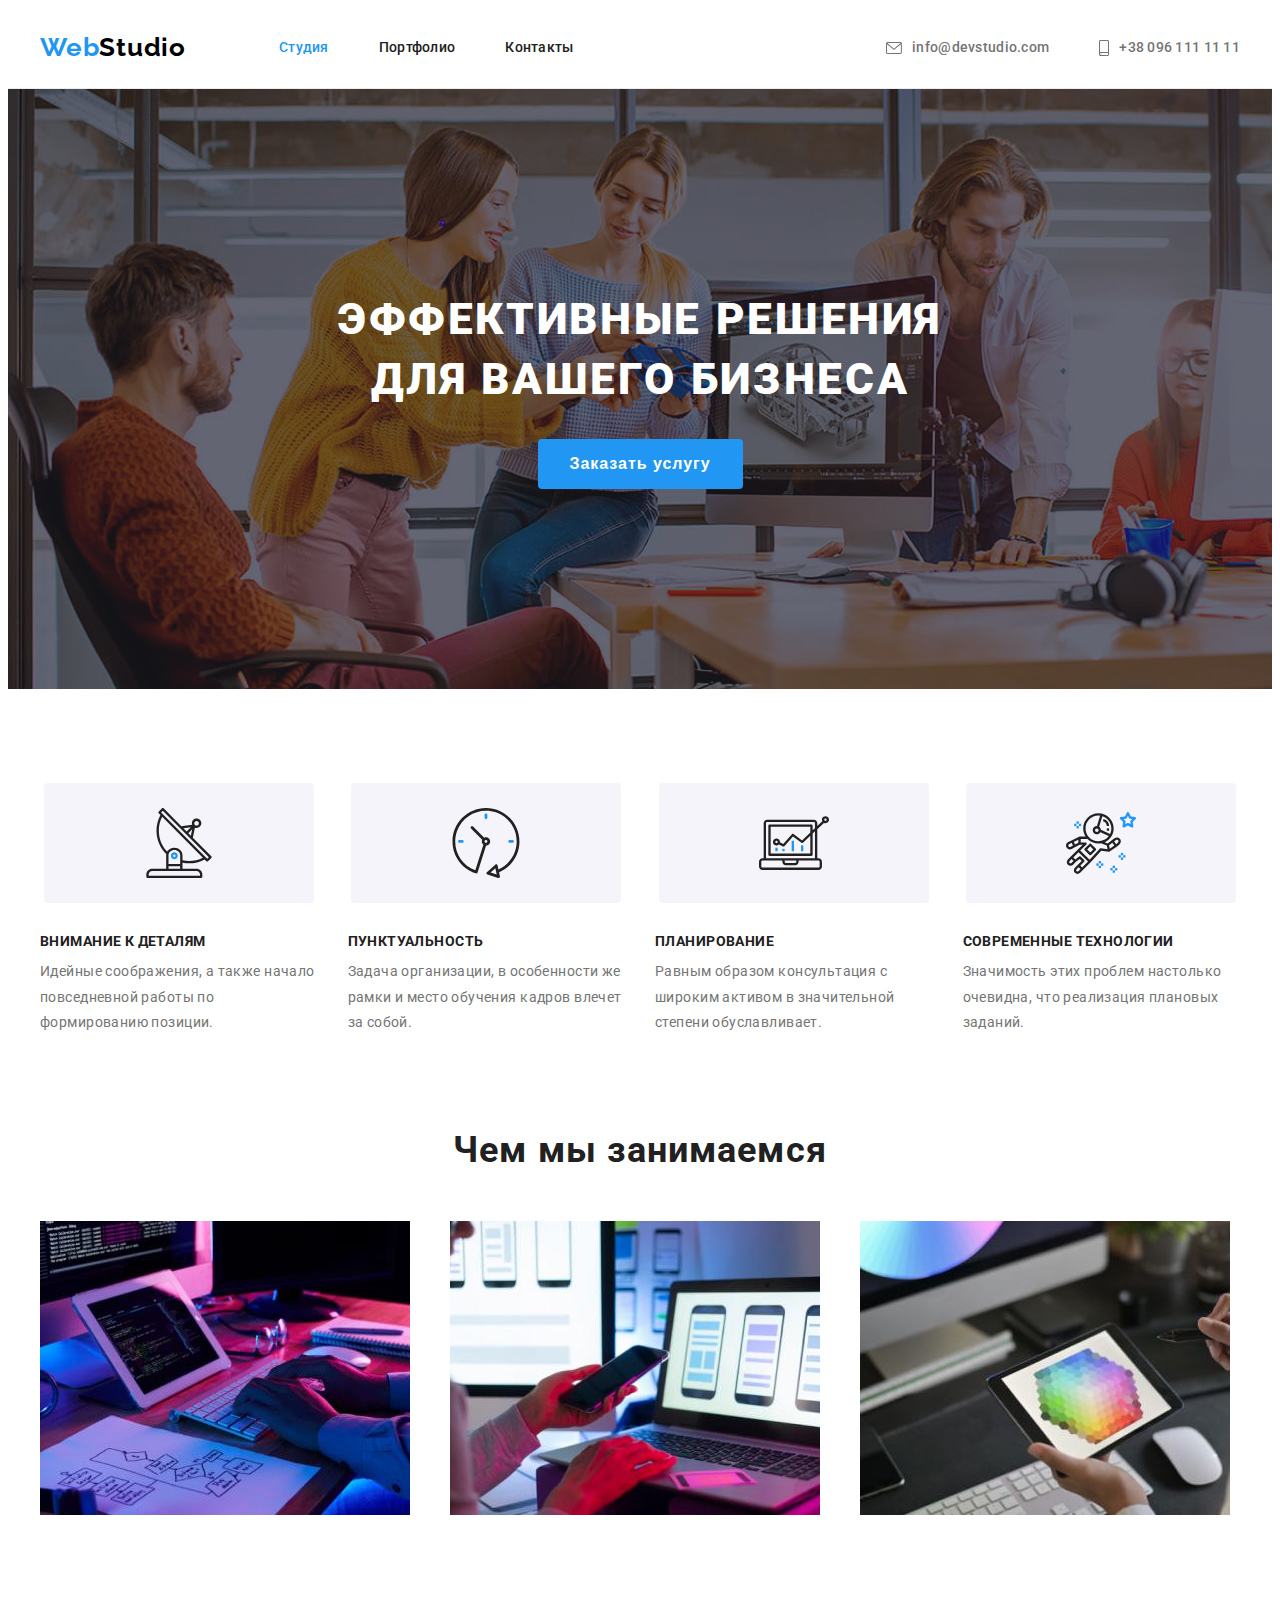
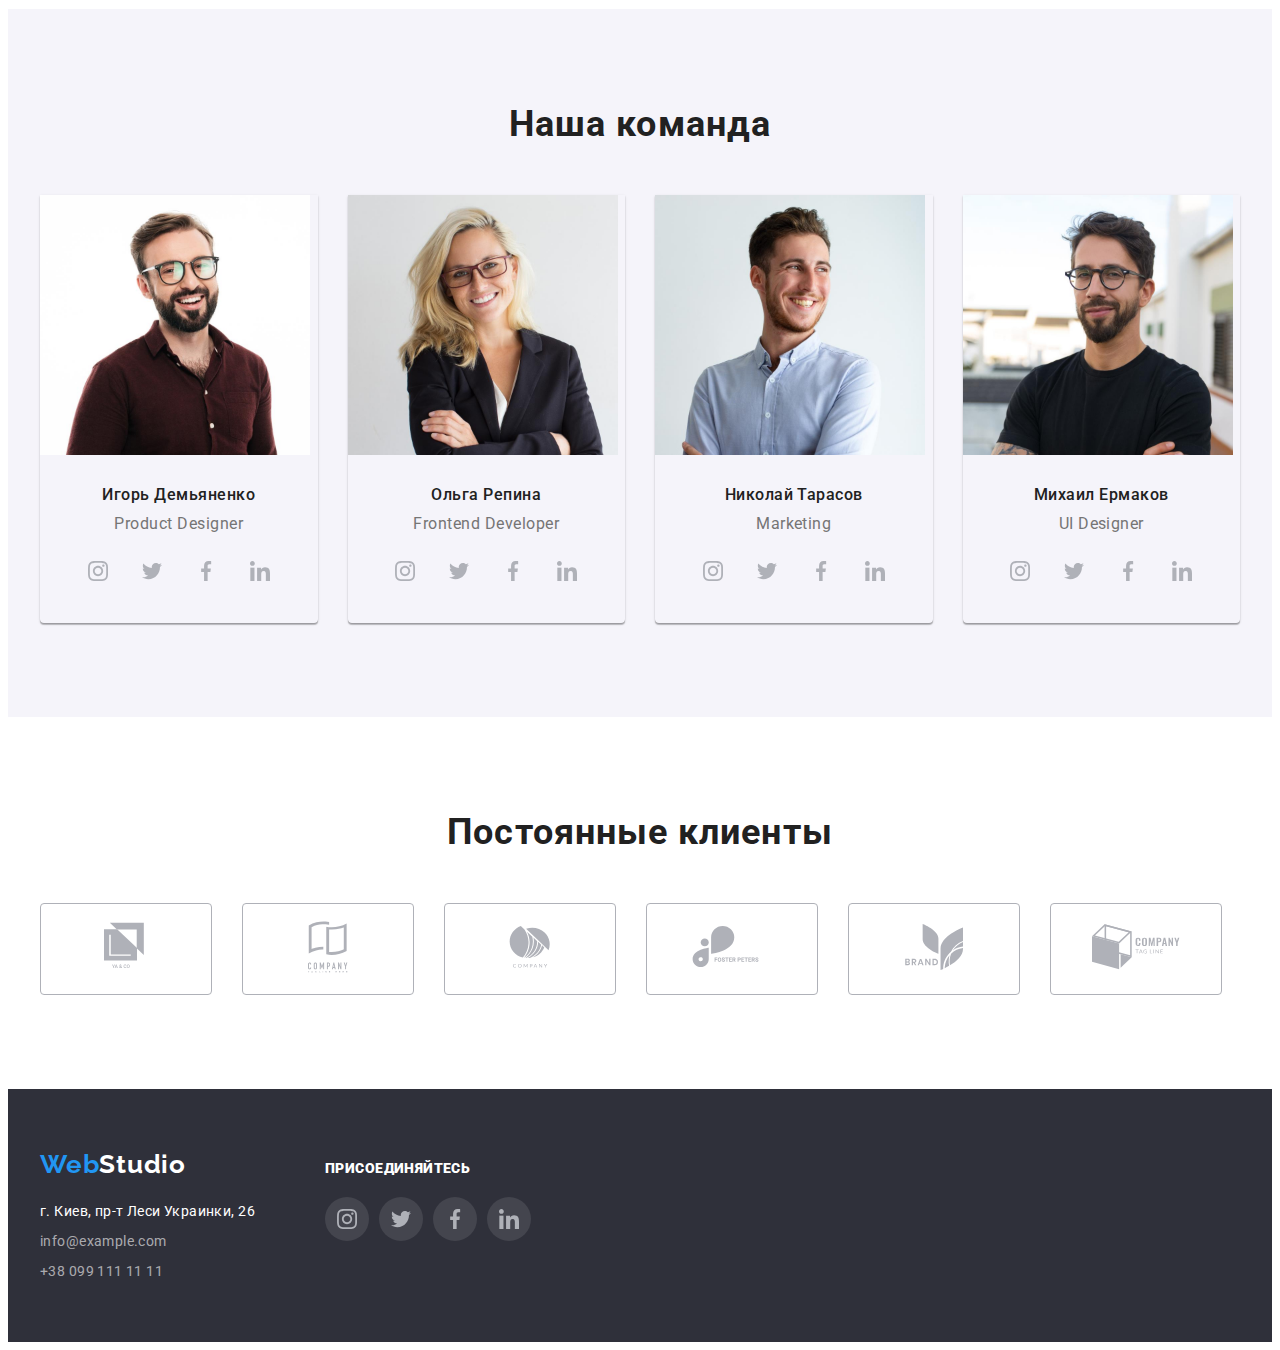
<file: index.html>
<!DOCTYPE html>
<html lang="ru">
  <head>
    <meta charset="UTF-8" />
    <meta http-equiv="X-UA-Compatible" content="IE=edge" />
    <meta name="viewport" content="width=device-width, initial-scale=1.0" />
    <title>Веб Студия</title>
    <link
      rel="stylesheet"
      href="https://cdnjs.cloudflare.com/ajax/libs/modern-normalize/1.0.0/modern-normalize.css"
      integrity="sha512-Zx6MlUMKSVJoQ+83OwhdILe8cSEsCzfqThJd7J/VA2UrK6Ctj85p+xzqfyuNXE5B1k25uUdmJ2OzItbBy9GHAQ=="
      crossorigin="anonymous"
    />
    <link rel="preconnect" href="https://fonts.gstatic.com" />
    <link
      href="https://fonts.googleapis.com/css2?family=Raleway:wght@700&family=Roboto:wght@400;500;700;900&display=swap"
      rel="stylesheet"
    />

    <link rel="stylesheet" href="./CSS/styles.css" />
  </head>

  <body>
    <!--Шапка страницы-->
    <header class="header">
      <div class="container">
        <a class="logo link" lang="en" href="./index.html"
          >Web<span class="logo-header-part">Studio</span></a
        >
        <nav class="site-nav">
          <ul class="list">
            <li class="list-item">
              <a class="link action current" href="./index.html">Студия</a>
            </li>
            <li class="list-item">
              <a class="link action" href="./portfolio.html">Портфолио</a>
            </li>
            <li class="list-item">
              <a class="link action" href="">Контакты</a>
            </li>
          </ul>
        </nav>
        <ul class="list header-contacts">
          <li class="list-item">
            <a class="link action" href="mailto:info@devstudio.com">
              <svg class="contacts-icon" width="16" height="12">
                <use href="./images/icons.svg#icon-mail"></use>
              </svg>
              info@devstudio.com</a
            >
          </li>
          <li class="list-item">
            <a class="link action" href="tel:+380961111111">
              <svg class="contacts-icon" width="10" height="16">
                <use href="./images/icons.svg#icon-smartphone"></use>
              </svg>
              +38 096 111 11 11</a
            >
          </li>
        </ul>
      </div>
    </header>

    <!--Основной контент страницы-->
    <main>
      <!--Секция герой-->

      <section class="hero">
        <h1 class="hero-title">Эффективные решения для вашего бизнеса</h1>
        <button class="hero-btn action-btn" type="button">
          Заказать услугу
        </button>
      </section>

      <!--Секция преимущества компании-->
      <section class="advantages">
        <div class="container">
          <h2 class="visually-hidden">Наши сильные стороны</h2>

          <ul class="list">
            <li class="advantages-item">
              <div class="advantages-icon-box">
                <svg class="advantages-icon" width="70" height="70">
                  <use href="./images/icons.svg#icon-antenna"></use>
                </svg>
              </div>
              <h3 class="advantages-title">Внимание к деталям</h3>
              <p class="advantages-text">
                Идейные соображения, а также начало повседневной работы по
                формированию позиции.
              </p>
            </li>
            <li class="advantages-item">
              <div class="advantages-icon-box">
                <svg class="advantages-icon" width="70" height="70">
                  <use href="./images/icons.svg#icon-clock"></use>
                </svg>
              </div>
              <h3 class="advantages-title">Пунктуальность</h3>
              <p class="advantages-text">
                Задача организации, в особенности же рамки и место обучения
                кадров влечет за собой.
              </p>
            </li>
            <li class="advantages-item">
              <div class="advantages-icon-box">
                <svg class="advantages-icon" width="70" height="70">
                  <use href="./images/icons.svg#icon-diagram"></use>
                </svg>
              </div>
              <h3 class="advantages-title">Планирование</h3>
              <p class="advantages-text">
                Равным образом консультация с широким активом в значительной
                степени обуславливает.
              </p>
            </li>
            <li class="advantages-item">
              <div class="advantages-icon-box">
                <svg class="advantages-icon" width="70" height="70">
                  <use href="./images/icons.svg#icon-astronaut"></use>
                </svg>
              </div>
              <h3 class="advantages-title">Современные технологии</h3>
              <p class="advantages-text">
                Значимость этих проблем настолько очевидна, что реализация
                плановых заданий.
              </p>
            </li>
          </ul>
        </div>
      </section>

      <!--Секция чем занимается компания-->
      <section class="abilities">
        <div class="container">
          <h2 class="abilities-title">Чем мы занимаемся</h2>
          <ul class="abilities-list list">
            <li class="abilities-item">
              <img
                src="./images/what-we-do/img-box1.jpg"
                alt="Разработчик компании вводит код для серверной части сайта с клавиатуры"
                width="370"
                height="294"
              />
            </li>
            <li class="abilities-item">
              <img
                src="./images/what-we-do/img-box2.jpg"
                alt="Сотрудник компании создает макет интерфейса сайта адаптивный для мобильных устройств"
                width="370"
                height="294"
              />
            </li>
            <li class="abilities-item">
              <img
                src="./images/what-we-do/img-box3.jpg"
                alt="Дизайнер компании подбирает цвет на палитре планшета"
                width="370"
                height="294"
              />
            </li>
          </ul>
        </div>
      </section>

      <!--Секция команда компании-->
      <section class="team">
        <div class="container">
          <h2 class="team-title">Наша команда</h2>
          <ul class="list team-list">
            <li class="team-item">
              <img
                src="./images/command-of-company/demyanenko.jpg"
                alt="Молодой мужчина в очках с аккуратной бородой в тёмной рубашке"
                width="270"
                height="260"
              />
              <div class="team-item-thumb">
                <h3 class="team-member">Игорь Демьяненко</h3>
                <p class="team-member-profesion">Product Designer</p>
                <ul class="list list-social-link">
                  <li class="item">
                    <a class="link" href="">
                      <svg class="social-icon" width="20" height="20">
                        <use href="./images/icons.svg#icon-instagram"></use>
                      </svg>
                    </a>
                  </li>
                  <li class="item">
                    <a class="link" href="">
                      <svg class="social-icon" width="20" height="20">
                        <use href="./images/icons.svg#icon-twitter"></use>
                      </svg>
                    </a>
                  </li>
                  <li class="item">
                    <a href="" class="link">
                      <svg class="social-icon" width="20" height="20">
                        <use href="./images/icons.svg#icon-facebook"></use>
                      </svg>
                    </a>
                  </li>
                  <li class="item">
                    <a href="" class="link">
                      <svg class="social-icon" width="20" height="20">
                        <use href="./images/icons.svg#icon-linkedin"></use>
                      </svg>
                    </a>
                  </li>
                </ul>
              </div>
            </li>

            <li class="team-item">
              <img
                src="./images/command-of-company/repina.jpg"
                alt="Молодая девушка блондинка в очках с красивой улыбкой"
                width="270"
                height="260"
              />
              <div class="team-item-thumb">
                <h3 class="team-member">Ольга Репина</h3>
                <p class="team-member-profesion">Frontend Developer</p>
                <ul class="list list-social-link">
                  <li class="item">
                    <a class="link" href="">
                      <svg class="social-icon" width="20" height="20">
                        <use href="./images/icons.svg#icon-instagram"></use>
                      </svg>
                    </a>
                  </li>
                  <li class="item">
                    <a class="link" href="">
                      <svg class="social-icon" width="20" height="20">
                        <use href="./images/icons.svg#icon-twitter"></use>
                      </svg>
                    </a>
                  </li>
                  <li class="item">
                    <a href="" class="link">
                      <svg class="social-icon" width="20" height="20">
                        <use href="./images/icons.svg#icon-facebook"></use>
                      </svg>
                    </a>
                  </li>
                  <li class="item">
                    <a href="" class="link">
                      <svg class="social-icon" width="20" height="20">
                        <use href="./images/icons.svg#icon-linkedin"></use>
                      </svg>
                    </a>
                  </li>
                </ul>
              </div>
            </li>

            <li class="team-item">
              <img
                src="./images/command-of-company/tarasov.jpg"
                alt="Молодой парень в белой рубашке улыбается"
                width="270"
                height="260"
              />
              <div class="team-item-thumb">
                <h3 class="team-member">Николай Тарасов</h3>
                <p class="team-member-profesion">Marketing</p>
                <ul class="list list-social-link">
                  <li class="item">
                    <a class="link" href="">
                      <svg class="social-icon" width="20" height="20">
                        <use href="./images/icons.svg#icon-instagram"></use>
                      </svg>
                    </a>
                  </li>
                  <li class="item">
                    <a class="link" href="">
                      <svg class="social-icon" width="20" height="20">
                        <use href="./images/icons.svg#icon-twitter"></use>
                      </svg>
                    </a>
                  </li>
                  <li class="item">
                    <a href="" class="link">
                      <svg class="social-icon" width="20" height="20">
                        <use href="./images/icons.svg#icon-facebook"></use>
                      </svg>
                    </a>
                  </li>
                  <li class="item">
                    <a href="" class="link">
                      <svg class="social-icon" width="20" height="20">
                        <use href="./images/icons.svg#icon-linkedin"></use>
                      </svg>
                    </a>
                  </li>
                </ul>
              </div>
            </li>

            <li class="team-item">
              <img
                src="./images/command-of-company/ermakov.jpg"
                alt="Молодой парень с короткой бородой в очках и черной футболке"
                width="270"
                height="260"
              />
              <div class="team-item-thumb">
                <h3 class="team-member">Михаил Ермаков</h3>
                <p class="team-member-profesion">UI Designer</p>
                <ul class="list list-social-link">
                  <li class="item">
                    <a class="link" href="">
                      <svg class="social-icon" width="20" height="20">
                        <use href="./images/icons.svg#icon-instagram"></use>
                      </svg>
                    </a>
                  </li>
                  <li class="item">
                    <a class="link" href="">
                      <svg class="social-icon" width="20" height="20">
                        <use href="./images/icons.svg#icon-twitter"></use>
                      </svg>
                    </a>
                  </li>
                  <li class="item">
                    <a href="" class="link">
                      <svg class="social-icon" width="20" height="20">
                        <use href="./images/icons.svg#icon-facebook"></use>
                      </svg>
                    </a>
                  </li>
                  <li class="item">
                    <a href="" class="link">
                      <svg class="social-icon" width="20" height="20">
                        <use href="./images/icons.svg#icon-linkedin"></use>
                      </svg>
                    </a>
                  </li>
                </ul>
              </div>
            </li>
          </ul>
        </div>
      </section>

      <!-- Секция постоянные клиенты -->
      <section class="regular-customers">
        <div class="container">
          <h2 class="regular-customers-title">Постоянные клиенты</h2>
          <ul class="list regular-customers-list">
            <li class="regular-customers-item">
              <a href="" class="link action first-link">
                <svg class="icon" width="44" height="50">
                  <use href="./images/icons.svg#icon-logo-1"></use>
                </svg>
              </a>
            </li>
            <li class="regular-customers-item">
              <a href="" class="link action second-link">
                <svg class="icon" width="40" height="52">
                  <use href="./images/icons.svg#icon-logo-2"></use>
                </svg>
              </a>
            </li>
            <li class="regular-customers-item">
              <a href="" class="link action third-link">
                <svg class="icon" width="42" height="42">
                  <use href="./images/icons.svg#icon-logo-3"></use>
                </svg>
              </a>
            </li>
            <li class="regular-customers-item">
              <a href="" class="link action fourth-link">
                <svg class="icon" width="80" height="42">
                  <use href="./images/icons.svg#icon-logo-4"></use>
                </svg>
              </a>
            </li>
            <li class="regular-customers-item">
              <a href="" class="link action fifth-link">
                <svg class="icon" width="60" height="46">
                  <use href="./images/icons.svg#icon-logo-5"></use>
                </svg>
              </a>
            </li>
            <li class="regular-customers-item">
              <a href="" class="link action sixth-link">
                <svg class="icon" width="88" height="46">
                  <use href="./images/icons.svg#icon-logo-6"></use>
                </svg>
              </a>
            </li>
          </ul>
        </div>
      </section>
    </main>

    <!--Подвал страницы-->
    <footer class="footer">
      <div class="container">
        <div>
          <a class="logo link" href="./index.html"
            >Web<span class="logo-footer-part">Studio</span></a
          >
          <address class="address">
            <p class="address-text">г. Киев, пр-т Леси Украинки, 26</p>
            <ul class="list footer-contacts">
              <li class="item">
                <a class="link" href="mailto:info@example.com"
                  >info@example.com</a
                >
              </li>
              <li class="item">
                <a class="link" href="tel:+380991111111">+38 099 111 11 11</a>
              </li>
            </ul>
          </address>
        </div>
        <div class="join-part">
          <p class="join-text"><strong>присоединяйтесь</strong></p>
          <ul class="list list-social-link">
            <li class="item">
              <a class="link" href="">
                <svg class="social-icon" width="20" height="20">
                  <use href="./images/icons.svg#icon-instagram"></use>
                </svg>
              </a>
            </li>
            <li class="item">
              <a class="link" href="">
                <svg class="social-icon" width="20" height="20">
                  <use href="./images/icons.svg#icon-twitter"></use>
                </svg>
              </a>
            </li>
            <li class="item">
              <a href="" class="link">
                <svg class="social-icon" width="20" height="20">
                  <use href="./images/icons.svg#icon-facebook"></use>
                </svg>
              </a>
            </li>
            <li class="item">
              <a href="" class="link">
                <svg class="social-icon" width="20" height="20">
                  <use href="./images/icons.svg#icon-linkedin"></use>
                </svg>
              </a>
            </li>
          </ul>
        </div>
      </div>
    </footer>
  </body>
</html>
</file>
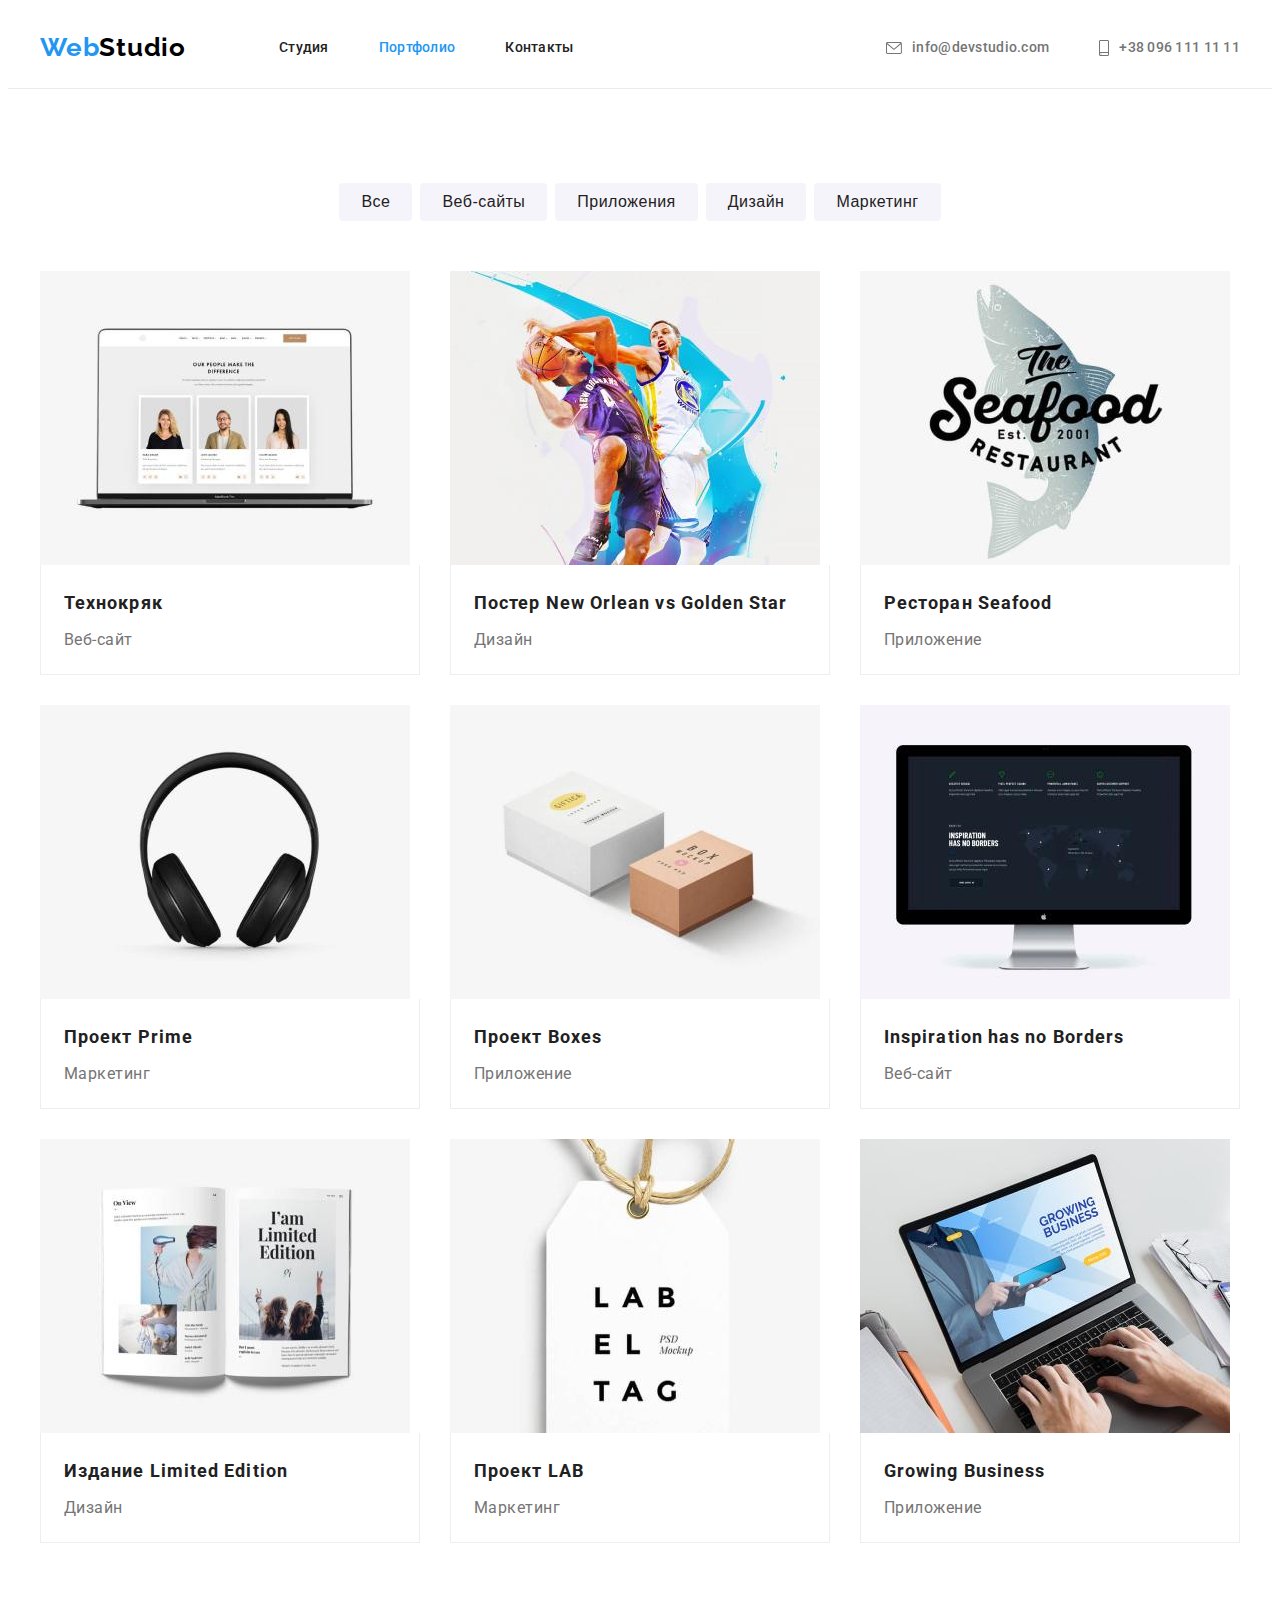
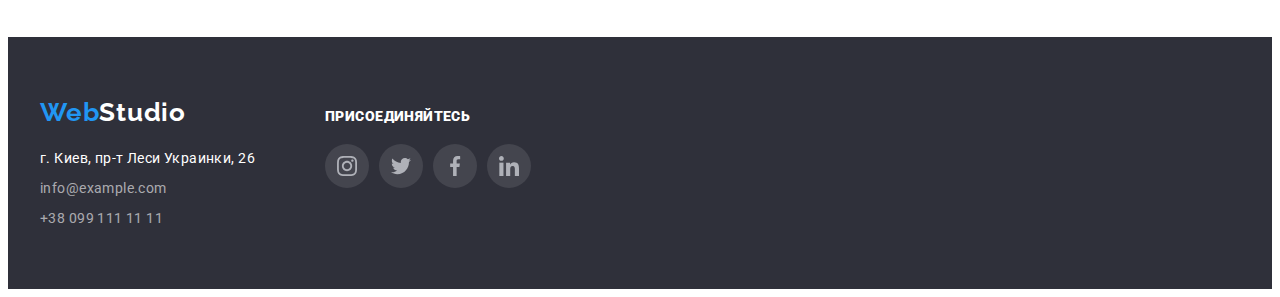
<file: portfolio.html>
<!DOCTYPE html>
<html lang="ru">
  <head>
    <meta charset="UTF-8" />
    <meta http-equiv="X-UA-Compatible" content="IE=edge" />
    <meta name="viewport" content="width=device-width, initial-scale=1.0" />
    <title>Портфолио</title>
    <link
      rel="stylesheet"
      href="https://cdnjs.cloudflare.com/ajax/libs/modern-normalize/1.0.0/modern-normalize.css"
      integrity="sha512-Zx6MlUMKSVJoQ+83OwhdILe8cSEsCzfqThJd7J/VA2UrK6Ctj85p+xzqfyuNXE5B1k25uUdmJ2OzItbBy9GHAQ=="
      crossorigin="anonymous"
    />
    <link rel="preconnect" href="https://fonts.gstatic.com" />
    <link
      href="https://fonts.googleapis.com/css2?family=Raleway:wght@700&family=Roboto:wght@400;500;700;900&display=swap"
      rel="stylesheet"
    />
    <link rel="stylesheet" href="./CSS/styles.css" />
  </head>
  <body>
    <!--Шапка страницы-->
    <header class="header">
      <div class="container">
        <a class="logo link" lang="en" href="./index.html"
          >Web<span class="logo-header-part">Studio</span></a
        >
        <nav class="site-nav">
          <ul class="list">
            <li class="list-item">
              <a class="link action" href="./index.html">Студия</a>
            </li>
            <li class="list-item">
              <a class="link action current" href="./portfolio.html"
                >Портфолио</a
              >
            </li>
            <li class="list-item">
              <a class="link action" href="">Контакты</a>
            </li>
          </ul>
        </nav>
        <ul class="list header-contacts">
          <li class="list-item">
            <a class="link action" href="mailto:info@devstudio.com">
              <svg class="contacts-icon" width="16" height="12">
                <use href="./images/icons.svg#icon-mail"></use>
              </svg>
              info@devstudio.com</a
            >
          </li>
          <li class="list-item">
            <a class="link action" href="tel:+380961111111">
              <svg class="contacts-icon" width="10" height="16">
                <use href="./images/icons.svg#icon-smartphone"></use>
              </svg>
              +38 096 111 11 11</a
            >
          </li>
        </ul>
      </div>
    </header>

    <main>
      <!-- Портфолио -->
      <section class="projects">
        <div class="container">
          <h1 class="visually-hidden">
            Проекты компании <span lang="en">Web Studio</span>
          </h1>
          <ul class="projects-filter list">
            <li class="filter-list-item">
              <button class="filter-btn" type="button">Все</button>
            </li>
            <li class="filter-list-item">
              <button class="filter-btn" type="button">Веб-сайты</button>
            </li>
            <li class="filter-list-item">
              <button class="filter-btn" type="button">Приложения</button>
            </li>
            <li class="filter-list-item">
              <button class="filter-btn" type="button">Дизайн</button>
            </li>
            <li class="filter-list-item">
              <button class="filter-btn" type="button">Маркетинг</button>
            </li>
          </ul>

          <ul class="projects-list list">
            <li class="projects-list-item">
              <a class="link" href="">
                <img
                  src="./images/portfolio/project-img-1.jpg"
                  alt="Страница сайта на экране ноутбука"
                  width="370"
                  height="294"
                />
                <div class="projects-item-thumb">
                  <h2 class="project-title">Технокряк</h2>
                  <p class="project-text">Веб-сайт</p>
                </div>
              </a>
            </li>
            <li class="projects-list-item">
              <a class="link" href="">
                <img
                  src="./images/portfolio/project-img-2.jpg"
                  alt="Два баскетболиста соперничают за мяч"
                  width="370"
                  height="294"
                />
                <div class="projects-item-thumb">
                  <h2 class="project-title">
                    Постер <span lang="en">New Orlean vs Golden Star</span>
                  </h2>
                  <p class="project-text">Дизайн</p>
                </div>
              </a>
            </li>
            <li class="projects-list-item">
              <a class="link" href="">
                <img
                  src="./images/portfolio/project-img-3.jpg"
                  alt="Логотип ресторана в виде рыбы"
                  width="370"
                  height="294"
                />
                <div class="projects-item-thumb">
                  <h2 class="project-title">
                    Ресторан <span lang="en">Seafood</span>
                  </h2>
                  <p class="project-text">Приложение</p>
                </div>
              </a>
            </li>
            <li class="projects-list-item">
              <a class="link" href="">
                <img
                  src="./images/portfolio/project-img-4.jpg"
                  alt="Наушники для прослушивания музыки"
                  width="370"
                  height="294"
                />
                <div class="projects-item-thumb">
                  <h2 class="project-title">
                    Проект <span lang="en">Prime</span>
                  </h2>
                  <p class="project-text">Маркетинг</p>
                </div>
              </a>
            </li>
            <li class="projects-list-item">
              <a class="link" href="">
                <img
                  src="./images/portfolio/project-img-5.jpg"
                  alt="Белая и коричневая коробки"
                  width="370"
                  height="294"
                />
                <div class="projects-item-thumb">
                  <h2 class="project-title">
                    Проект <span lang="en">Boxes</span>
                  </h2>
                  <p class="project-text">Приложение</p>
                </div>
              </a>
            </li>
            <li class="projects-list-item">
              <a class="link" href="">
                <img
                  src="./images/portfolio/project-img-6.jpg"
                  alt="Веб-сайт на экране монитора компьютера"
                  width="370"
                  height="294"
                />
                <div class="projects-item-thumb">
                  <h2 class="project-title" lang="en">
                    Inspiration has no Borders
                  </h2>
                  <p class="project-text">Веб-сайт</p>
                </div>
              </a>
            </li>
            <li class="projects-list-item">
              <a class="link" href="">
                <img
                  src="./images/portfolio/project-img-7.jpg"
                  alt="Разворот журнала"
                  width="370"
                  height="294"
                />
                <div class="projects-item-thumb">
                  <h2 class="project-title">
                    Издание <span lang="en">Limited Edition</span>
                  </h2>
                  <p class="project-text">Дизайн</p>
                </div>
              </a>
            </li>
            <li class="projects-list-item">
              <a class="link" href="">
                <img
                  src="./images/portfolio/project-img-8.jpg"
                  alt="Белая бирка с надписью LAB EL TAG"
                  width="370"
                  height="294"
                />
                <div class="projects-item-thumb">
                  <h2 class="project-title">
                    Проект <span lang="en">LAB</span>
                  </h2>
                  <p class="project-text">Маркетинг</p>
                </div>
              </a>
            </li>
            <li class="projects-list-item">
              <a class="link" href="">
                <img
                  src="./images/portfolio/project-img-9.jpg"
                  alt="Руки молодого человека на клавиатуре ноутбука"
                  width="370"
                  height="294"
                />
                <div class="projects-item-thumb">
                  <h2 class="project-title" lang="en">Growing Business</h2>
                  <p class="project-text">Приложение</p>
                </div>
              </a>
            </li>
          </ul>
        </div>
      </section>
    </main>

    <!--Подвал страницы-->
    <footer class="footer">
      <div class="container">
        <div>
          <a class="logo link" href="./index.html"
            >Web<span class="logo-footer-part">Studio</span></a
          >
          <address class="address">
            <p class="address-text">г. Киев, пр-т Леси Украинки, 26</p>
            <ul class="list footer-contacts">
              <li class="item">
                <a class="link" href="mailto:info@example.com"
                  >info@example.com</a
                >
              </li>
              <li class="item">
                <a class="link" href="tel:+380991111111">+38 099 111 11 11</a>
              </li>
            </ul>
          </address>
        </div>
        <div class="join-part">
          <p class="join-text"><strong>присоединяйтесь</strong></p>
          <ul class="list list-social-link">
            <li class="item">
              <a class="link" href="">
                <svg class="social-icon" width="20" height="20">
                  <use href="./images/icons.svg#icon-instagram"></use>
                </svg>
              </a>
            </li>
            <li class="item">
              <a class="link" href="">
                <svg class="social-icon" width="20" height="20">
                  <use href="./images/icons.svg#icon-twitter"></use>
                </svg>
              </a>
            </li>
            <li class="item">
              <a href="" class="link">
                <svg class="social-icon" width="20" height="20">
                  <use href="./images/icons.svg#icon-facebook"></use>
                </svg>
              </a>
            </li>
            <li class="item">
              <a href="" class="link">
                <svg class="social-icon" width="20" height="20">
                  <use href="./images/icons.svg#icon-linkedin"></use>
                </svg>
              </a>
            </li>
          </ul>
        </div>
      </div>
    </footer>
  </body>
</html>
</file>
<file: CSS/styles.css>
:root {
  /* Паддинги секций */
  --section-pdg: 94px;

  /* Основной зазор */
  --primary-gap: 30px;

  /* Шрифты */
  --primary-font: 'Roboto', sans-serif;
  --secondary-font: 'Raleway', sans-serif;

  /* Фоны */
  --primary-bgc: #ffffff;
  --footer-bgc: #2f303a;
  /* Фон кнопок фильтра и фон секции команды*/
  --secondary-bgc: #f5f4fa;

  /* Заголовки h2-h3, текст кнопок фильтра, текст навигации в шапке */
  --main-title-color: #212121;

  /* Основной текст, контакты в шапке */
  --paragraph-color: #757575;

  /* Цвета логотипа */
  --primary-part-logo-color: #2196f3;
  --header-part-logo-color: #000000;
  --footer-part-logo-color: #ffffff;

  /* Состояние активности: ссылки (текст), кнопки фильтра (фон) */
  --action-color: #2196f3;

  /* Фон кнопки героя при наведении */
  --hero-btn-action-bgc: #188ce8;

  /* Почта и телефон в подвале */
  --fotter-contacts-color: rgba(255, 255, 255, 0.6);

  /* Рамка карточек проектов в портфолио */
  --project-border-color: #eeeeee;
}

body {
  font-family: var(--primary-font);
  background-color: var(--primary-bgc);
}

h1,
h2,
h3,
h4,
h5,
h6,
p {
  margin: 0;
}

ul,
ol {
  margin: 0;
  padding: 0;
}

img {
  display: block;
  max-width: 100%;
  height: auto;
}

.list {
  list-style: none;
}

.link {
  text-decoration: none;
}

.container {
  max-width: 1200px;
  padding-left: 15px;
  padding-right: 15px;
  margin: 0 auto;
}

/* ===========ЛОГО============= */
.logo {
  margin-right: 93px;
  padding: 24px 0;
  font-family: var(--secondary-font);
  font-size: 26px;
  line-height: 1.2;
  font-weight: 700;
  letter-spacing: 0.03em;
  color: #2196f3;
}

.logo-header-part {
  color: #000000;
}

.logo-footer-part {
  color: #ffffff;
}

.footer .logo {
  padding: 0;
  margin-right: 0;
}

/* =============КОНЕЦ ЛОГО============== */

/* ===============ШАПКА========================= */
.header {
  border-bottom: 1px solid #ececec;
}

.header .link {
  display: block;
}

.site-nav .link {
  padding: 32px 0;
}

.site-nav .link,
.header-contacts .link {
  font-weight: 500;
  font-size: 14px;
  line-height: 1.14;
  letter-spacing: 0.02em;
  color: #212121;
}

.header-contacts .link {
  padding: 5px 0;
  color: #757575;
  display: flex;
  align-items: center;
}

.contacts-icon {
  fill: currentColor;
  margin-right: 10px;
}

.action:hover,
.action:focus {
  color: var(--action-color);
}

.site-nav .current {
  color: var(--action-color);
}

.header .container {
  display: flex;
  align-items: center;
}

.site-nav .list {
  display: flex;
}

.header .list-item:not(:last-child) {
  margin-right: 50px;
}

.header-contacts {
  display: flex;
  margin-left: auto;
  align-items: center;
}

/* ===================КОНЕЦ ШАПКИ================== */

/* =================ГЕРОЙ===================== */
.hero {
  max-width: 1600px;
  padding: 200px 0;
  margin: 0 auto;
  background-color: #c4c4c4;
  background-image: linear-gradient(
      rgba(47, 48, 58, 0.4),
      rgba(47, 48, 58, 0.4)
    ),
    url(../images/hero.jpg);
  text-align: center;
}

.hero-title {
  margin: 0 auto;
  width: 696px;
  margin-bottom: 30px;
  font-weight: 900;
  font-size: 44px;
  line-height: 1.363636363636364;
  text-transform: uppercase;
  letter-spacing: 0.06em;
  color: #ffffff;
}

.hero-btn {
  min-width: 200px;
  padding: 10px 32px;
  font-weight: 700;
  font-size: 16px;
  line-height: 1.875;
  text-align: center;
  letter-spacing: 0.06em;
  color: #ffffff;
  background-color: #2196f3;
  border: transparent;
  border-radius: 4px;
  cursor: pointer;
}

.action-btn:hover,
.action-btn:focus {
  background-color: var(--hero-btn-action-bgc);
}
/* ===============КОНЕЦ ГЕРОЯ=================== */

/* ================ПРЕИМУЩЕСТВА================ */
.advantages {
  padding: var(--section-pdg) 0;
}

/* Скрытый заголовок секции */
.visually-hidden {
  position: absolute !important;
  clip: rect(1px 1px 1px 1px); /* IE6 IE7 */
  clip: rect(1px 1px 1px 1px);
  padding: 0 !important;
  border: 0 !important;
  height: 1px !important;
  width: 1px !important;
  overflow: hidden;
}

.advantages-icon-box {
  display: flex;
  justify-content: center;
  align-items: center;
  width: 270px;
  height: 120px;
  margin: 0 auto 30px;
  background-color: var(--secondary-bgc);
  border-radius: 4px;
}

.advantages-icon {
  width: 70px;
  height: 70px;
}

.advantages-title {
  margin-bottom: 10px;
  font-weight: 700;
  font-size: 14px;
  line-height: 1.1721;
  letter-spacing: 0.03em;
  text-transform: uppercase;
  color: var(--main-title-color);
}

.advantages-text {
  font-weight: 400;
  font-size: 14px;
  line-height: 1.8;
  letter-spacing: 0.03em;
  color: var(--paragraph-color);
}

.advantages .list {
  display: flex;
  flex-wrap: wrap;
  justify-content: center;
  margin-top: calc(-1 * var(--primary-gap));
  margin-left: calc(-1 * var(--primary-gap));
}

.advantages-item {
  margin-top: var(--primary-gap);
  margin-left: var(--primary-gap);
  flex-basis: calc(100% / 4 - var(--primary-gap));
}

/* ==============КОНЕЦ ПРЕИМУЩЕСТВА=============== */

/* ============ВОЗМОЖНОСТИ и КОМАНДА==============*/
.abilities-title,
.team-title,
.regular-customers-title {
  margin-bottom: 50px;
  font-weight: 700;
  font-size: 36px;
  line-height: 1.17;
  text-align: center;
  letter-spacing: 0.03em;
  color: var(--main-title-color);
}

.abilities {
  padding: 0 0 var(--section-pdg);
}

.abilities-list {
  display: flex;
  flex-wrap: wrap;
  justify-content: center;
  margin-top: calc(-1 * var(--primary-gap));
  margin-left: calc(-1 * var(--primary-gap));
}

.abilities-item {
  margin-top: var(--primary-gap);
  margin-left: var(--primary-gap);
  flex-basis: calc(100% / 3 - var(--primary-gap));
}

.team {
  background-color: var(--secondary-bgc);
  padding: var(--section-pdg) 0;
}

.team-member,
.team-member-profesion {
  font-weight: 500;
  font-size: 16px;
  line-height: 1.19;
  text-align: center;
  letter-spacing: 0.03em;
  color: var(--main-title-color);
}

.team-member-profesion {
  font-weight: 400;
  color: var(--paragraph-color);
  margin-bottom: 16px;
}

.team-title {
  margin-bottom: 50px;
}

.team .team-list {
  display: flex;
  flex-wrap: wrap;
  justify-content: center;
  margin-top: calc(-1 * var(--primary-gap));
  margin-left: calc(-1 * var(--primary-gap));
}

.team-item {
  margin-top: var(--primary-gap);
  margin-left: var(--primary-gap);
  flex-basis: calc(100% / 4 - var(--primary-gap));
  box-shadow: 0px 1px 3px rgba(0, 0, 0, 0.12), 0px 1px 1px rgba(0, 0, 0, 0.14),
    0px 2px 1px rgba(0, 0, 0, 0.2);
  border-radius: 0px 0px 4px 4px;
}

.team-item-thumb {
  padding: 30px 0;
}

.team-member {
  margin-bottom: 10px;
}

.social-icon {
  width: 20px;
  height: 20px;
}

.list-social-link {
  display: flex;
  justify-content: center;
  align-items: center;
}

.list-social-link .link {
  width: 44px;
  height: 44px;
  display: flex;
  justify-content: center;
  align-items: center;
  background-color: transparent;
  border-radius: 50%;
  fill: #afb1b8;
}

.list-social-link .link:hover,
.list-social-link .link:focus {
  background-color: var(--action-color);
  color: #ffffff;
  fill: currentColor;
}

.list-social-link > .item:not(:last-child) {
  margin-right: 10px;
}

/* КОНЕЦ ВОЗМОЖНОСТИ и КОМАНДА */

/* ПОСТОЯННЫЕ КЛИЕНТЫ */
.regular-customers {
  padding: 94px 0;
}

.regular-customers-item > .link {
  display: block;
  fill: #afb1b8;
}

.first-link {
  padding: 21px 64px;
}

.second-link {
  padding: 20px 66px;
}

.third-link {
  padding: 25px 65px;
}

.fourth-link {
  padding: 25px 46px;
}

.fifth-link {
  padding: 23px 56px;
}

.sixth-link {
  padding: 23px 42px;
}

.regular-customers-list {
  display: flex;
  flex-wrap: wrap;
  margin-top: calc(-1 * (var(--primary-gap)));
  margin-left: calc(-1 * (var(--primary-gap)));
}

.regular-customers-item {
  display: flex;
  justify-content: center;
  align-items: center;
  border: 1px solid #afb1b8;
  border-radius: 4px;
  margin-top: var(--primary-gap);
  margin-left: var(--primary-gap);
  width: 170px;
  height: 90px;
}

.regular-customers-item > .action:hover,
.regular-customers-item > .action:focus,
.regular-customers-item:hover,
.regular-customers-item:focus {
  color: var(--action-color);
  border-color: var(--action-color);
  fill: currentColor;
}

/* КОНЕЦ ПОСТОЯННЫЕ КЛИЕНТЫ */

/* ПОРТФОЛИО */
.filter-btn {
  font-weight: 500;
  font-size: 16px;
  line-height: 1.625;
  text-align: center;
  letter-spacing: 0.03em;
  color: #212121;
  background-color: var(--secondary-bgc);
  cursor: pointer;
}

.filter-btn:hover,
.filter-btn:focus {
  color: #ffffff;
  background-color: var(--action-color);
  box-shadow: 0px 3px 1px rgba(0, 0, 0, 0.1), 0px 1px 2px rgba(0, 0, 0, 0.08),
    0px 2px 2px rgba(0, 0, 0, 0.12);
}

.project-title {
  font-weight: 700;
  font-size: 18px;
  line-height: 2;
  letter-spacing: 0.06em;
  color: var(--main-title-color);
  margin-bottom: 4px;
}

.project-text {
  font-weight: 400;
  font-size: 16px;
  line-height: 1.875;
  letter-spacing: 0.03em;
  color: var(--paragraph-color);
}

.projects {
  padding: var(--section-pdg) 0;
}

.projects-filter {
  display: flex;
  justify-content: center;
  margin-bottom: 50px;
}

.filter-btn {
  padding: 6px 22px;
  border: none;
  border-radius: 4px;
}

.filter-list-item:not(:last-child) {
  margin-right: 8px;
}

.projects .link {
  display: block;
}

.projects-list {
  display: flex;
  flex-wrap: wrap;
  justify-content: center;
  margin-top: calc(-1 * (var(--primary-gap)));
  margin-left: calc(-1 * (var(--primary-gap)));
}

.projects-list-item {
  margin-top: 30px;
  margin-left: 30px;
  flex-basis: calc(100% / 3 - var(--primary-gap));
}

.projects-item-thumb {
  padding: 20px 23px 19px;
  border: 1px solid #eeeeee;
  border-top: none;
}

.projects-list-item:hover,
.projects-list-item:focus {
  box-shadow: 0px 1px 1px rgba(0, 0, 0, 0.12), 0px 4px 4px rgba(0, 0, 0, 0.06),
    1px 4px 6px rgba(0, 0, 0, 0.16);
}
/* КОНЕЦ ПОРТФОЛИО */

/* ПОДВАЛ */
.footer {
  background-color: var(--footer-bgc);
  padding: 60px 0;
}

.footer .logo {
  display: block;
  margin-bottom: 20px;
}

.address-text,
.footer-contacts .item {
  margin-bottom: 9px;
}

.footer-contacts .item:last-child {
  margin-bottom: 0px;
}

.address {
  font-weight: 400;
  font-style: normal;
  font-size: 14px;
  line-height: 1.5;
  letter-spacing: 0.03em;
  color: #ffffff;
}

.address .link {
  color: rgba(255, 255, 255, 0.6);
}

.footer .container {
  display: flex;
  align-items: baseline;
}

.join-part {
  margin-left: 70px;
}

.join-text {
  margin-bottom: 20px;
  font-weight: 700;
  font-size: 14px;
  line-height: 1.1721;
  letter-spacing: 0.03em;
  text-transform: uppercase;
  color: #ffffff;
}

.join-part .item {
  background-color: rgba(255, 255, 255, 0.1);
  border-radius: 50%;
}
/* КОНЕЦ ПОДВАЛА */
</file>
